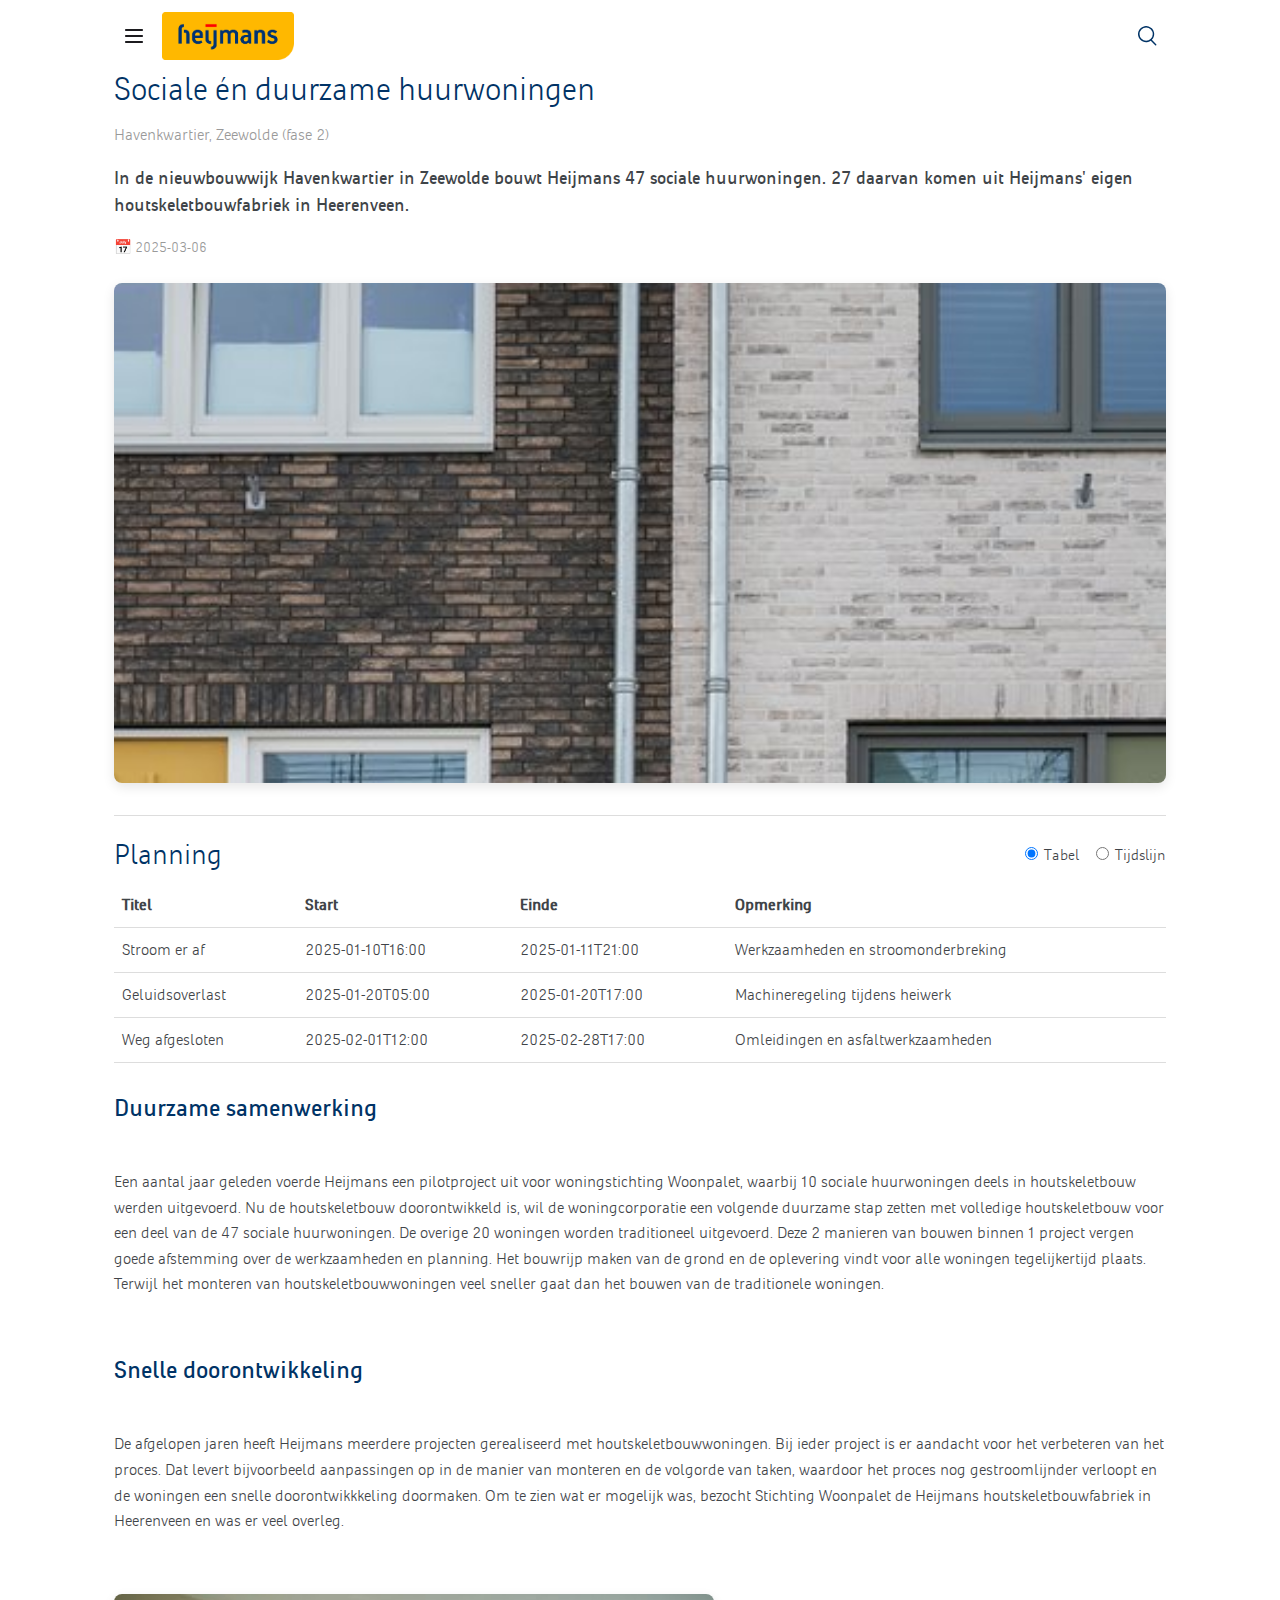
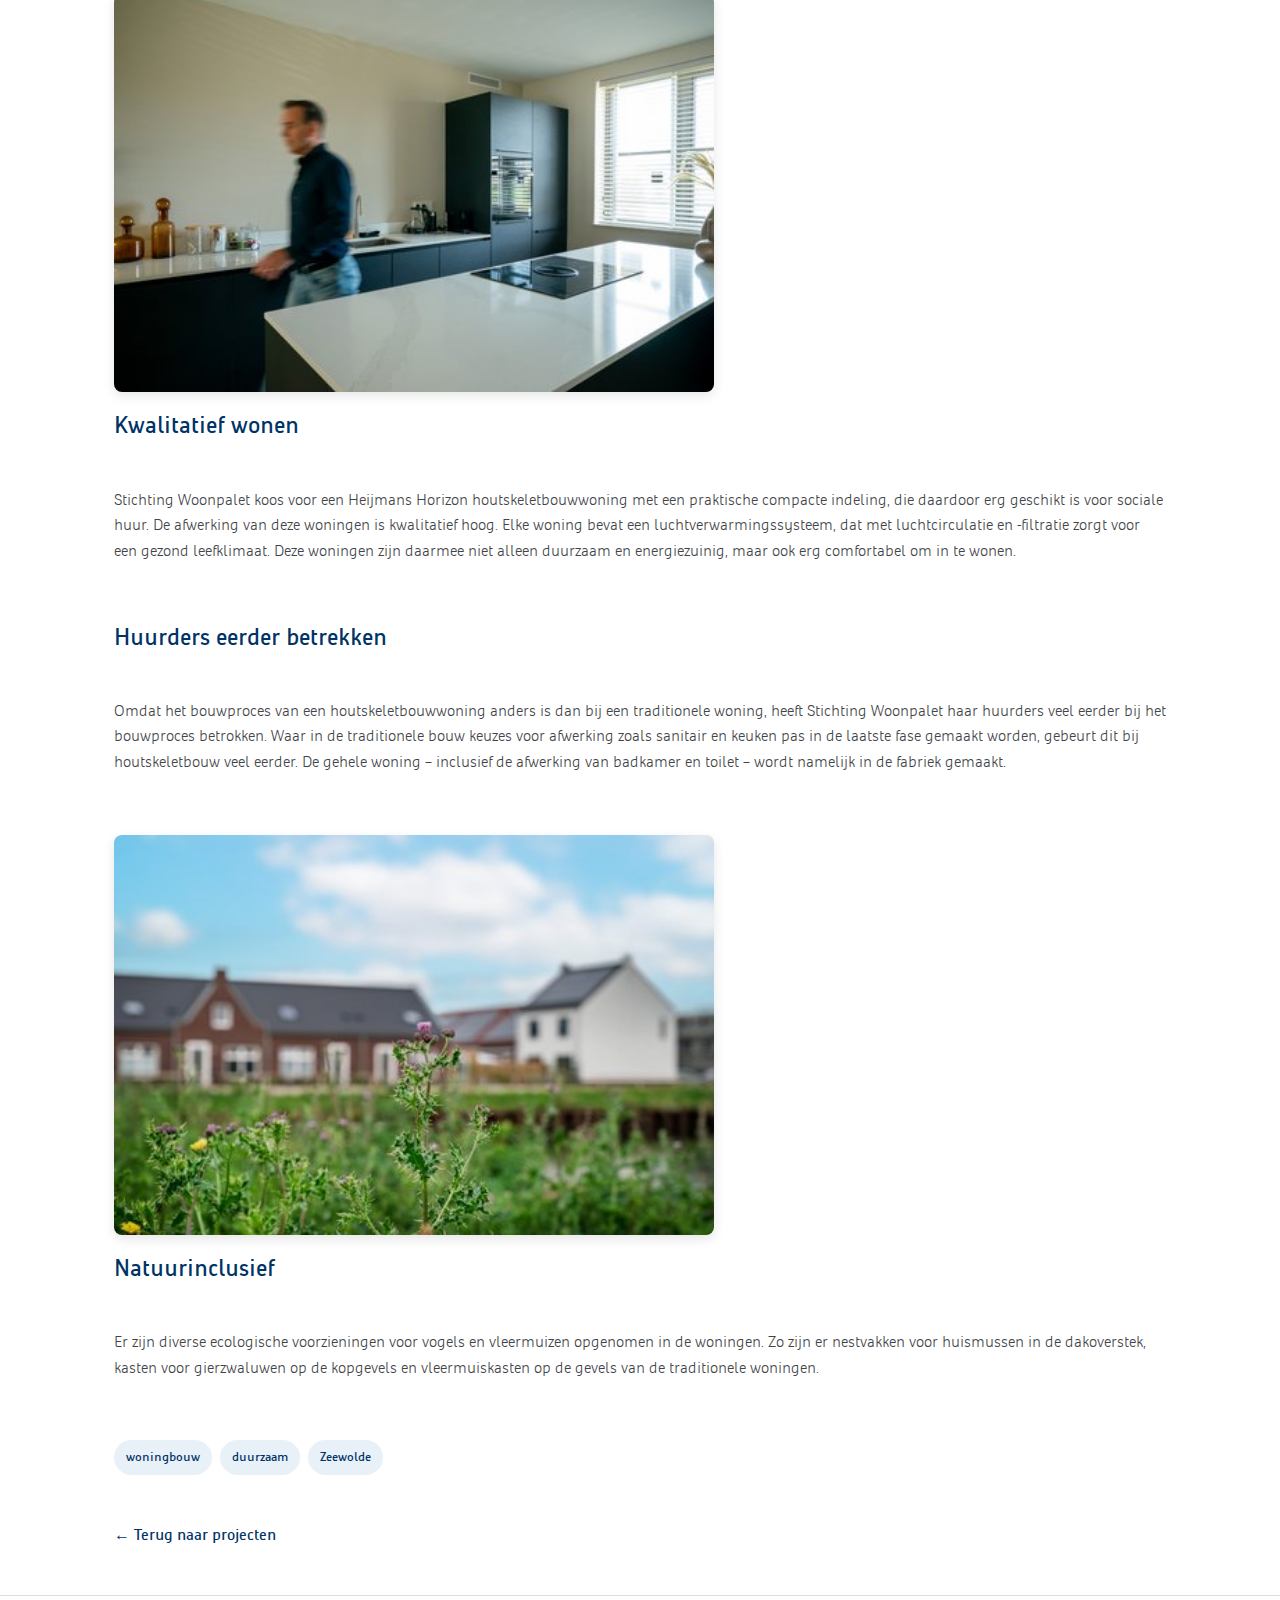
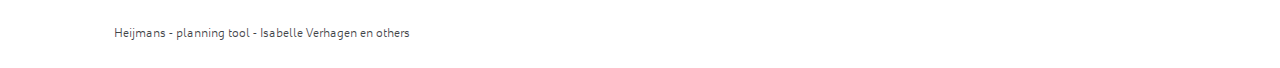
<file: projects/havenkwartier/index.html>
<!doctype html>
<html lang="nl">
<head>
  <meta charset="utf-8" />
  <meta name="viewport" content="width=device-width,initial-scale=1" />
  <title>Heijmans O en O planning tool</title>

  <link rel="stylesheet" href="/static/style.css">
  
</head>
<body>
  <header class="site-header">
    <div class="container">
      <div class="header-content">
        <div class="header-left">
          <a class="header-hamburger" href="/projects/" aria-label="Projecten">
            <svg xmlns="http://www.w3.org/2000/svg" width="24" height="24" viewBox="0 0 24 24" fill="none" class="icon icon--icon_hamburger" aria-hidden="true">
              <mask id="m0" style="mask-type:alpha" maskUnits="userSpaceOnUse" x="0" y="0" width="24" height="24">
                <rect width="24" height="24" fill="currentColor"></rect>
              </mask>
              <g mask="url(#m0)">
                <path d="M4 7C3.71667 7 3.47917 6.90417 3.2875 6.7125C3.09583 6.52083 3 6.28333 3 6C3 5.71667 3.09583 5.47917 3.2875 5.2875C3.47917 5.09583 3.71667 5 4 5H20C20.2833 5 20.5208 5.09583 20.7125 5.2875C20.9042 5.47917 21 5.71667 21 6C21 6.28333 20.9042 6.52083 20.7125 6.7125C20.5208 6.90417 20.2833 7 20 7H4ZM4 19C3.71667 19 3.47917 18.9042 3.2875 18.7125C3.09583 18.5208 3 18.2833 3 18C3 17.7167 3.09583 17.4792 3.2875 17.2875C3.47917 17.0958 3.71667 17 4 17H20C20.2833 17 20.5208 17.0958 20.7125 17.2875C20.9042 17.4792 21 17.7167 21 18C21 18.2833 20.9042 18.5208 20.7125 18.7125C20.5208 18.9042 20.2833 19 20 19H4ZM4 13C3.71667 13 3.47917 12.9042 3.2875 12.7125C3.09583 12.5208 3 12.2833 3 12C3 11.7167 3.09583 11.4792 3.2875 11.2875C3.47917 11.0958 3.71667 11 4 11H20C20.2833 11 20.5208 11.0958 20.7125 11.2875C20.9042 11.4792 21 11.7167 21 12C21 12.2833 20.9042 12.5208 20.7125 12.7125C20.5208 12.9042 20.2833 13 20 13H4Z" fill="#1C1B1F"></path>
              </g>
            </svg>
          </a>

          <a class="header-logo" href="/">
            <img src="/static/logo.jpg" width="132" height="48" alt="Heijmans O en O planning tool">
          </a>
        </div>

        <a class="header-search" href="/" aria-label="Home">
          <svg xmlns="http://www.w3.org/2000/svg" width="22" height="20" viewBox="0 0 22 20" aria-hidden="true" class="icon icon--icon_search">
            <path d="M21.2 18.141l-4.36-4.336a8.097 8.097 0 10-1.085.915l4.445 4.445a.708.708 0 001-1v-.024zM4.54 8.143a6.606 6.606 0 1113.21 0 6.606 6.606 0 01-13.21 0z" fill="currentColor" fill-rule="evenodd"></path>
          </svg>
        </a>
      </div>
    </div>
  </header>

  <main class="container">
    
<article class="project">
  <header class="project-header">
    <h2>Sociale én duurzame huurwoningen</h2>
    <p class="subtitle">Havenkwartier, Zeewolde (fase 2)</p>
    <p class="lead">In de nieuwbouwwijk Havenkwartier in Zeewolde bouwt Heijmans 47 sociale huurwoningen. 27 daarvan komen uit Heijmans&#39; eigen houtskeletbouwfabriek in Heerenveen.</p>
    
      <div class="meta">
        <span>📅 2025-03-06</span>
        
        
      </div>
    
  </header>

  
    <div class="hero-container">
      <img class="hero" src="/projects/havenkwartier/images/Zeewolde_-_Havenkwartier_04.2e16d0ba.fill-480x854-c100.jpg" alt="Sociale én duurzame huurwoningen">
    </div>
  

  
  
    <section class="planning">
      <div class="planning-header">
        <h3>Planning</h3>
        <div class="planning-controls">
          <label><input type="radio" name="view-havenkwartier" value="table" checked> Tabel</label>
          <label><input type="radio" name="view-havenkwartier" value="timeline"> Tijdslijn</label>
        </div>
      </div>

      <div class="planning-table-wrap">
        <table class="planning-table">
          <thead>
            <tr><th>Titel</th><th>Start</th><th>Einde</th><th>Opmerking</th></tr>
          </thead>
          <tbody>
            
              <tr>
                <td>Stroom er af</td>
                <td>2025-01-10T16:00</td>
                <td>2025-01-11T21:00</td>
                <td>Werkzaamheden en stroomonderbreking</td>
              </tr>
            
              <tr>
                <td>Geluidsoverlast</td>
                <td>2025-01-20T05:00</td>
                <td>2025-01-20T17:00</td>
                <td>Machineregeling tijdens heiwerk</td>
              </tr>
            
              <tr>
                <td>Weg afgesloten</td>
                <td>2025-02-01T12:00</td>
                <td>2025-02-28T17:00</td>
                <td>Omleidingen en asfaltwerkzaamheden</td>
              </tr>
            
          </tbody>
        </table>
      </div>

      <div class="planning-timeline-wrap" aria-hidden="true">
        <div class="timeline-container" data-start="2024-09-01" data-end="2025-12-31">
          <!-- Timeline header with start/end dates -->
          <div class="timeline-header">
            <div class="timeline-axis">
              <span class="timeline-start">2024-09-01</span>
              <span class="timeline-end">2025-12-31</span>
            </div>
          </div>
          
          <!-- Timeline rows for each planning item -->
          
            <div class="timeline-row" data-start="2025-01-10T16:00" data-end="2025-01-11T21:00">
              <div class="timeline-axis">
                <div class="timeline-marker"></div>
              </div>
              <div class="timeline-label-box">
                <div class="timeline-title">Stroom er af</div>
                <div class="timeline-timerange">2025-01-10T16:00 – 2025-01-11T21:00</div>
              </div>
            </div>
          
            <div class="timeline-row" data-start="2025-01-20T05:00" data-end="2025-01-20T17:00">
              <div class="timeline-axis">
                <div class="timeline-marker"></div>
              </div>
              <div class="timeline-label-box">
                <div class="timeline-title">Geluidsoverlast</div>
                <div class="timeline-timerange">2025-01-20T05:00 – 2025-01-20T17:00</div>
              </div>
            </div>
          
            <div class="timeline-row" data-start="2025-02-01T12:00" data-end="2025-02-28T17:00">
              <div class="timeline-axis">
                <div class="timeline-marker"></div>
              </div>
              <div class="timeline-label-box">
                <div class="timeline-title">Weg afgesloten</div>
                <div class="timeline-timerange">2025-02-01T12:00 – 2025-02-28T17:00</div>
              </div>
            </div>
          
        </div>
      </div>
    </section>
    <script src="/static/planning.js"></script>
  

  
    <div class="sections">
      
        <section class="section">
          
          
            <h3>Duurzame samenwerking</h3>
          
          
            <div class="content">Een aantal jaar geleden voerde Heijmans een pilotproject uit voor woningstichting Woonpalet, waarbij 10 sociale huurwoningen deels in houtskeletbouw werden uitgevoerd. Nu de houtskeletbouw doorontwikkeld is, wil de woningcorporatie een volgende duurzame stap zetten met volledige houtskeletbouw voor een deel van de 47 sociale huurwoningen. De overige 20 woningen worden traditioneel uitgevoerd. Deze 2 manieren van bouwen binnen 1 project vergen goede afstemming over de werkzaamheden en planning. Het bouwrijp maken van de grond en de oplevering vindt voor alle woningen tegelijkertijd plaats. Terwijl het monteren van houtskeletbouwwoningen veel sneller gaat dan het bouwen van de traditionele woningen.</div>
          
        </section>
      
        <section class="section">
          
          
            <h3>Snelle doorontwikkeling</h3>
          
          
            <div class="content">De afgelopen jaren heeft Heijmans meerdere projecten gerealiseerd met houtskeletbouwwoningen. Bij ieder project is er aandacht voor het verbeteren van het proces. Dat levert bijvoorbeeld aanpassingen op in de manier van monteren en de volgorde van taken, waardoor het proces nog gestroomlijnder verloopt en de woningen een snelle doorontwikkkeling doormaken. Om te zien wat er mogelijk was, bezocht Stichting Woonpalet de Heijmans houtskeletbouwfabriek in Heerenveen en was er veel overleg.</div>
          
        </section>
      
        <section class="section">
          
            <img class="section-image" src="/projects/havenkwartier/images/_A9_0617.width-432.jpg" alt="Kwalitatief wonen">
          
          
            <h3>Kwalitatief wonen</h3>
          
          
            <div class="content">Stichting Woonpalet koos voor een Heijmans Horizon houtskeletbouwwoning met een praktische compacte indeling, die daardoor erg geschikt is voor sociale huur. De afwerking van deze woningen is kwalitatief hoog. Elke woning bevat een luchtverwarmingssysteem, dat met luchtcirculatie en -filtratie zorgt voor een gezond leefklimaat. Deze woningen zijn daarmee niet alleen duurzaam en energiezuinig, maar ook erg comfortabel om in te wonen.</div>
          
        </section>
      
        <section class="section">
          
          
            <h3>Huurders eerder betrekken</h3>
          
          
            <div class="content">Omdat het bouwproces van een houtskeletbouwwoning anders is dan bij een traditionele woning, heeft Stichting Woonpalet haar huurders veel eerder bij het bouwproces betrokken. Waar in de traditionele bouw keuzes voor afwerking zoals sanitair en keuken pas in de laatste fase gemaakt worden, gebeurt dit bij houtskeletbouw veel eerder. De gehele woning – inclusief de afwerking van badkamer en toilet – wordt namelijk in de fabriek gemaakt.</div>
          
        </section>
      
        <section class="section">
          
            <img class="section-image" src="/projects/havenkwartier/images/Zeewolde_-_Havenkwartier_09.width-432.jpg" alt="Natuurinclusief">
          
          
            <h3>Natuurinclusief</h3>
          
          
            <div class="content">Er zijn diverse ecologische voorzieningen voor vogels en vleermuizen opgenomen in de woningen. Zo zijn er nestvakken voor huismussen in de dakoverstek, kasten voor gierzwaluwen op de kopgevels en vleermuiskasten op de gevels van de traditionele woningen.</div>
          
        </section>
      
    </div>
  

  
    <div class="tags">
      
        <span class="tag">woningbouw</span>
      
        <span class="tag">duurzaam</span>
      
        <span class="tag">Zeewolde</span>
      
    </div>
  

  

  <p><a href="/projects/" class="back-link">← Terug naar projecten</a></p>
</article>

  </main>

  <footer class="site-footer">
    <div class="container">
      <small>Heijmans - planning tool - Isabelle Verhagen en others</small>
    </div>
  </footer>
</body>
</html>
</file>
<file: static/style.css>
:root { --dummy: 0; }
/* Heijmans-inspired site styles with proper Heijmans branding */

@font-face {
  font-family: 'Heijmans';
  src: url('/static/fonts/heijmans-normal.woff') format('woff');
  font-weight: 400;
  font-style: normal;
  font-display: swap;
}
@font-face {
  font-family: 'Heijmans';
  src: url('/static/fonts/heijmans-light.woff') format('woff');
  font-weight: 300;
  font-style: normal;
  font-display: swap;
}
:root {
  --color-primary: #036;
  --color-primary-light: #e8f0f8;
  --color-accent: #feb900;
  --color-accent-light: #fef5d7;
  --color-dark: #3f4448;
  --color-border: #ddd;
  --max-width: 1100px;
  --container-pad: 24px;
}

* {
  box-sizing: border-box;
}

html, body {
  height: 100%;
}

body {
  margin: 0;
  font-family: Heijmans, -apple-system, BlinkMacSystemFont, "Segoe UI", Roboto, "Helvetica Neue", Arial, sans-serif;
  color: var(--color-dark);
  background: #ffffff;
  -webkit-font-smoothing: antialiased;
  line-height: 1.5;
  font-weight: 300;
  font-size: 1rem;
}

.container {
  max-width: var(--max-width);
  margin: 0 auto;
  padding: 0 var(--container-pad);
}

/* Header and Navigation */
.site-header {
  background: white;
  position: sticky;
  top: 0;
  z-index: 100;
}

.header-content {
  display: flex;
  align-items: center;
  justify-content: space-between;
  padding: 12px 0;
  gap: 24px;
}

.site-title {
  margin: 0;
  font-size: 1.125rem;
  font-weight: 400;
  flex-shrink: 0;
}

.site-title a {
  text-decoration: none;
  color: var(--color-primary);
  font-weight: 600;
}

.site-nav {
  flex: 1;
  display: flex;
  gap: 24px;
}

.site-nav a {
  color: var(--color-dark);
  text-decoration: none;
  font-size: 0.95rem;
  transition: color 175ms ease-out;
}

.site-nav a:hover {
  color: var(--color-accent);
}

.header-search {
  color: var(--color-primary);
  display: flex;
  align-items: center;
  padding: 8px;
  border-radius: 4px;
  transition: background 150ms ease-out;
  flex-shrink: 0;
}

.header-search:hover {
  background: var(--color-primary-light);
}

/* header icons */
.header-hamburger {
  display: inline-flex;
  align-items: center;
  justify-content: center;
  width: 40px;
  height: 40px;
  color: var(--color-dark);
  text-decoration: none;
}
.header-hamburger svg { width:24px; height:24px; display:block; }

.header-left { display: flex; align-items: center; gap: 8px; }
.header-logo { margin: 0; display: inline-flex; align-items: center; justify-content: center; }
.header-logo img { display:block; width:132px; height:48px; object-fit:contain; }

.header-search { width: 40px; height: 40px; align-items: center; justify-content: center; }
.header-search svg { width:22px; height:20px; display:block; }

/* hide previous nav if present */
.site-nav { display: none; }

.site-footer {
  border-top: 1px solid var(--color-border);
  padding: 24px 0;
  margin-top: 48px;
  color: var(--color-dark);
}

/* Headings */
h1, h2, h3, h4, h5, h6 {
  font-weight: 300;
  line-height: 1.1;
}

h1 { font-size: 2.5rem; margin: 0 0 1rem 0; }
h2 { font-size: 2rem; margin: 0 0 1rem 0; }
h3 { font-size: 1.75rem; margin: 0 0 0.75rem 0; }
h4 { font-size: 1.5rem; margin: 0 0 0.5rem 0; }

/* Article/Project styles */
.page .content,
.project .content {
  margin-top: 18px;
  font-size: 1rem;
  color: var(--color-dark);
  line-height: 1.6;
}

.page h2, .project h2 {
  color: var(--color-primary);
}

.lead {
  color: var(--color-dark);
  font-size: 1.125rem;
  font-weight: 400;
}

.meta {
  color: #999;
  font-size: 0.9rem;
  margin-top: 6px;
  display: flex;
  gap: 1rem;
  align-items: center;
}

/* Hero image */
.hero-container {
  width: 100%;
  height: 500px;
  margin: 24px 0;
  border-radius: 8px;
  overflow: hidden;
  box-shadow: 0 4px 12px rgba(0, 0, 0, 0.1);
  display: flex;
  align-items: center;
  justify-content: center;
  background: white;
}

.project .hero {
  width: 100%;
  height: 100%;
  object-fit: cover;
  object-position: center;
  display: block;
}

.project-header {
  margin-bottom: 24px;
}

.project-header h2 {
  color: var(--color-primary);
  font-size: 2rem;
}

.project-header .subtitle {
  color: #999;
  font-size: 1rem;
  margin: 0.5rem 0 0 0;
}

/* Sections with optional images */
.sections {
  margin-top: 32px;
}

.section {
  margin-bottom: 48px;
  display: flex;
  flex-direction: column;
  gap: 20px;
}

.section h3 {
  margin: 0 0 16px 0;
  font-size: 1.5rem;
  color: var(--color-primary);
  font-weight: 400;
}

.section-image {
  width: 100%;
  max-width: 600px;
  height: auto;
  display: block;
  border-radius: 8px;
  box-shadow: 0 4px 12px rgba(0, 0, 0, 0.1);
}

.section .content {
  font-size: 1rem;
  color: var(--color-dark);
  line-height: 1.6;
  margin: 12px 0;
}

/* Projects grid/cards */
.grid {
  display: grid;
  grid-template-columns: repeat(auto-fit, minmax(260px, 1fr));
  gap: 24px;
  margin-top: 24px;
}

.card {
  display: block;
  padding: 24px;
  border: 1px solid var(--color-border);
  border-radius: 8px;
  text-decoration: none;
  color: inherit;
  background: white;
  transition: box-shadow 150ms, transform 150ms ease-out;
}

.card:hover {
  box-shadow: 0 8px 24px rgba(0, 51, 102, 0.12);
  transform: translateY(-4px);
}

.card h3 {
  margin: 0 0 12px 0;
  font-size: 1.25rem;
  color: var(--color-primary);
  font-weight: 400;
}

.card p {
  margin: 0.5rem 0;
  font-size: 0.95rem;
}

.tags {
  margin-top: 16px;
  display: flex;
  flex-wrap: wrap;
  gap: 8px;
}

.tag {
  display: inline-block;
  background: var(--color-primary-light);
  color: var(--color-primary);
  padding: 8px 12px;
  border-radius: 20px;
  font-size: 0.8rem;
  font-weight: 400;
}

/* Links */
a {
  color: var(--color-primary);
  text-decoration: none;
  transition: color 150ms ease-out;
}

a:hover {
  color: var(--color-accent);
  text-decoration: underline;
}

.page a, .project a {
  font-weight: 400;
}

/* Back link */
.back-link {
  color: var(--color-primary);
  display: inline-flex;
  align-items: center;
  gap: 8px;
  margin-top: 32px;
}

.back-link:hover {
  color: var(--color-accent);
}

/* Utility */
.content img {
  max-width: 100%;
  height: auto;
  border-radius: 8px;
}

/* Responsive */
@media (max-width: 768px) {
  .site-nav {
    display: none;
  }
  
  .site-header .container {
    padding: 14px 0;
  }
  
  h1 { font-size: 1.75rem; }
  h2 { font-size: 1.5rem; }
  h3 { font-size: 1.25rem; }
  
  .section h3 {
    font-size: 1.25rem;
  }
  
  .grid {
    grid-template-columns: 1fr;
  }
}

/* Search landing specific tweaks */
.search-landing {
  text-align: center;
  padding-top: 48px;
  padding-bottom: 48px;
}
.search-logo-wrap {
  display: flex;
  justify-content: center;
  align-items: center;
  margin-bottom: 18px;
}
.search-logo {
  width: 220px;
  max-width: 36%;
  height: auto;
  display: block;
}
.search-box {
  max-width: 720px;
  margin: 14px auto;
}
.search-box input[type="search"] {
  width: 100%;
  padding: 12px 18px;
  font-size: 1rem;
  border-radius: 999px;
  border: 1px solid var(--color-border);
  box-shadow: 0 4px 12px rgba(0,0,0,0.06);
}
.search-results {
  margin-top: 18px;
  text-align: left;
  max-width: 720px;
  margin-left: auto;
  margin-right: auto;
}
.result-row { padding: 8px 12px; border-bottom: 1px solid var(--color-border); }
.result-link { color: var(--color-primary); font-weight: 500; text-decoration: none; }
.result-link:hover { color: var(--color-accent); }

@media (max-width: 480px) {
  .search-logo { width: 160px; max-width: 70%; }
  .search-box input[type="search"] { padding: 10px 14px; }
}

/* Planning styles */
.planning { margin: 32px 0; border-top: 1px solid var(--color-border); padding-top: 24px; }
.planning-header { display:flex; align-items:center; justify-content:space-between; gap:12px; }
.planning-header h3 { margin:0; color:var(--color-primary); }
.planning-controls label { margin-left:8px; font-size:0.95rem; }
.planning-table { width:100%; border-collapse:collapse; margin-top:12px; }
.planning-table th, .planning-table td { padding:10px 8px; border-bottom:1px solid var(--color-border); text-align:left; }

.planning-timeline-wrap { display:none; margin-top:14px; }

.timeline-container { display: flex; flex-direction: column; gap: 0; }

.timeline-header {
  display: flex;
  margin-bottom: 16px;
  font-size: 0.85rem;
  color: #666;
  font-weight: 600;
}
.timeline-axis {
  flex: 1;
  position: relative;
  height: 30px;
  border-bottom: 2px solid var(--color-primary);
}
.timeline-start {
  position: absolute;
  left: 0;
  bottom: -22px;
}
.timeline-end {
  position: absolute;
  right: 0;
  bottom: -22px;
}

.timeline-row {
  display: flex;
  gap: 16px;
  margin-bottom: 20px;
  align-items: flex-start;
}

.timeline-row .timeline-axis {
  flex: 1;
  height: 40px;
  border-bottom: 0;
  position: relative;
}

.timeline-marker {
  position: absolute;
  top: 8px;
  width: 12px;
  height: 12px;
  background: var(--color-primary);
  border: 2px solid white;
  border-radius: 50%;
  box-shadow: 0 0 0 2px var(--color-primary);
  transform: translateX(-50%);
}

.timeline-label-box {
  flex: 0 0 auto;
  margin-top: 0px;
  min-width: 200px;
}
.timeline-title {
  font-weight: 600;
  color: var(--color-primary);
  margin-bottom: 4px;
}
.timeline-timerange {
  font-size: 0.85rem;
  color: #666;
  white-space: nowrap;
}

@media (max-width:600px) {
  .timeline-row {
    flex-direction: column;
    gap: 8px;
  }
  .timeline-label-box {
    min-width: auto;
  }
}
</file>
